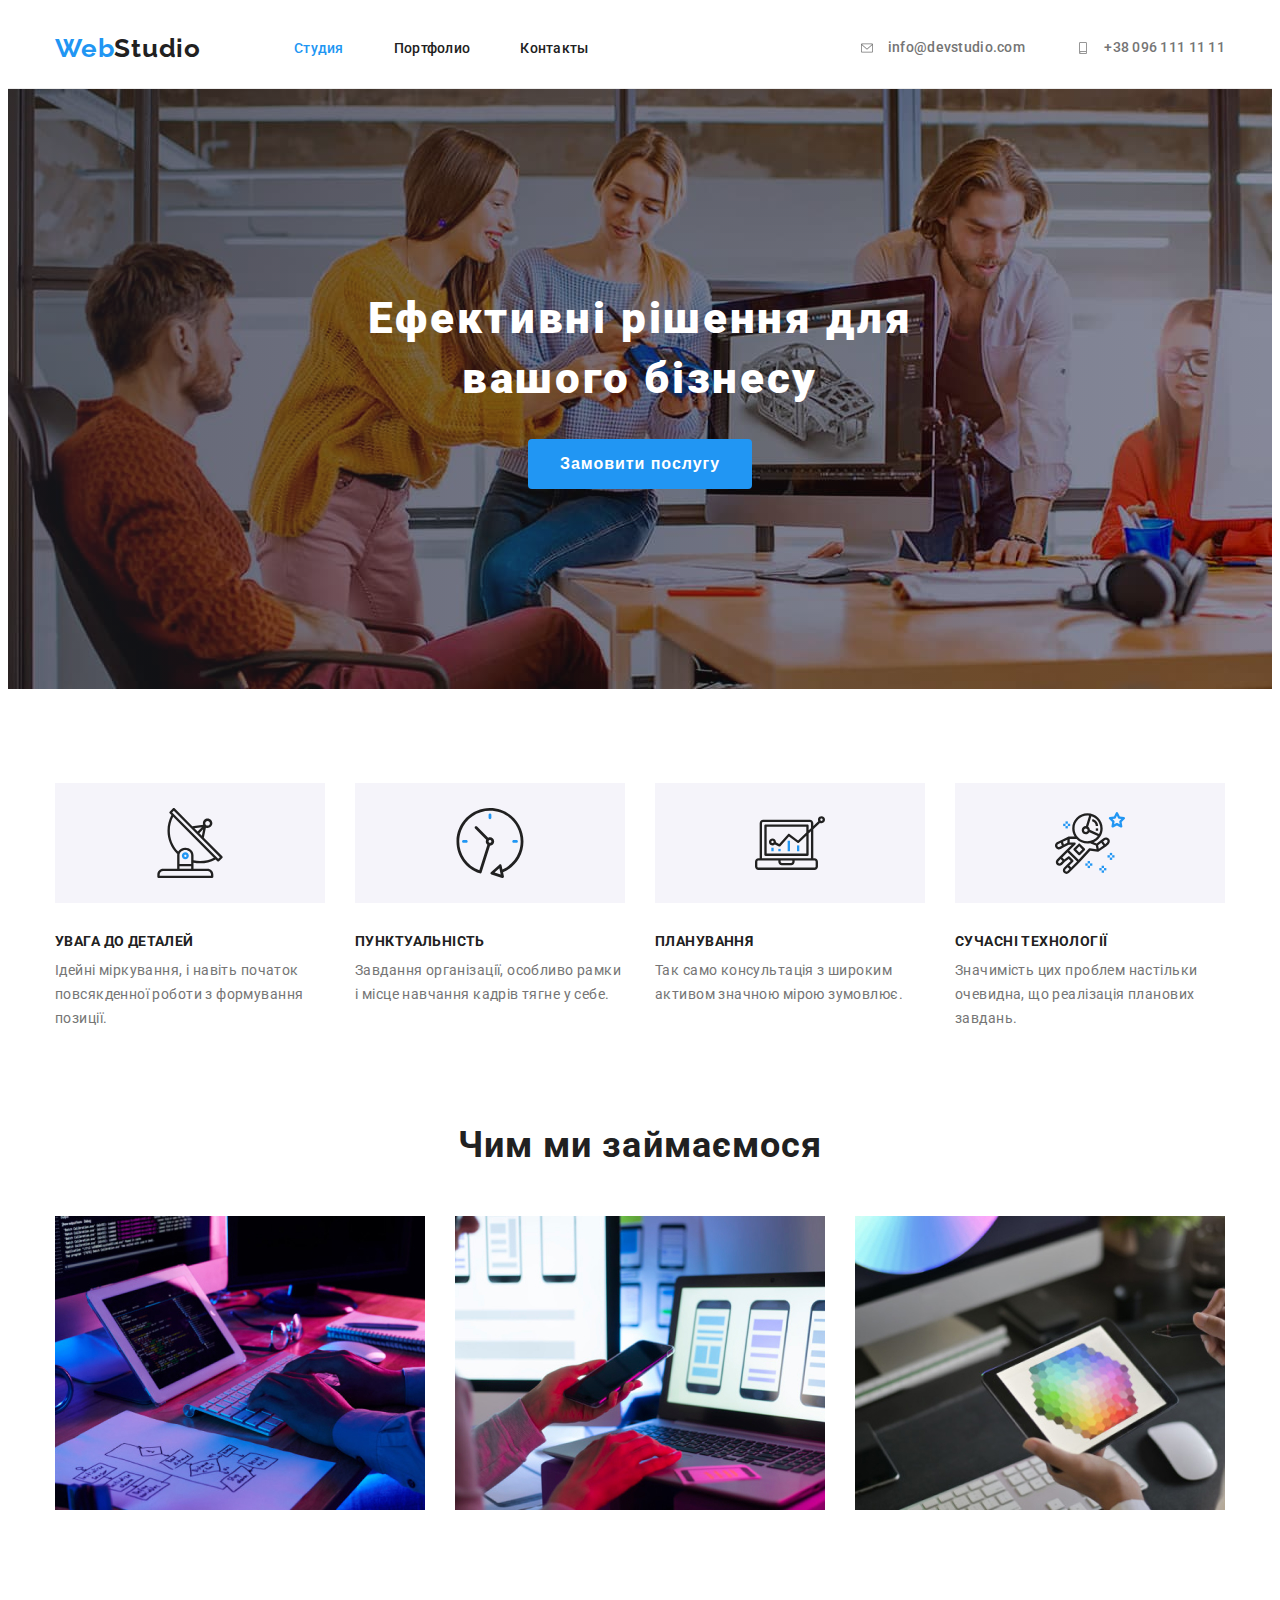
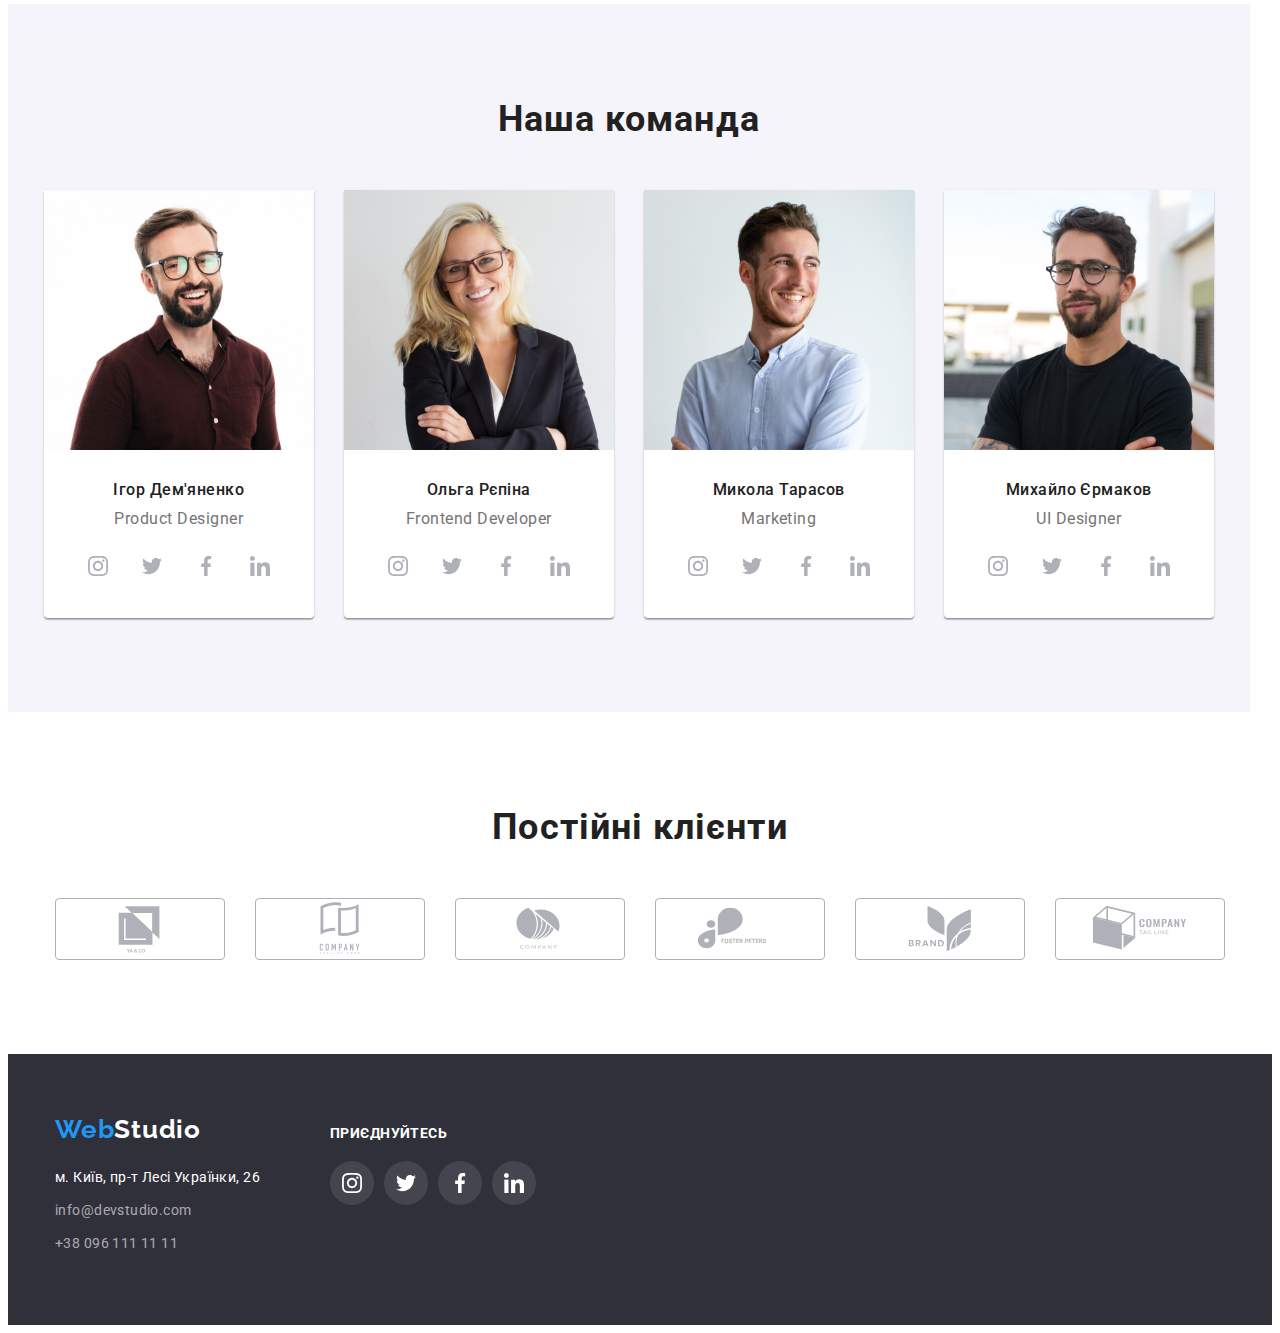
<file: index.html>
<!DOCTYPE html>
<html lang="en">
  <head>
    <meta charset="UTF-8" />
    <meta name="viewport" content="width=, initial-scale=1.0" />
    <title>Document</title>
    <link rel="preconnect" href="https://fonts.googleapis.com" />
    <link rel="preconnect" href="https://fonts.gstatic.com" crossorigin />
    <link
      href="https://fonts.googleapis.com/css2?family=Raleway:wght@700&family=Roboto:wght@400;500;700;900&display=swap"
      rel="stylesheet"
    />
    <link
      rel="stylesheet"
      href="https://cdnjs.cloudflare.com/ajax/libs/modern-normalize/2.0.0/modern-normalize.min.css"
      integrity="sha512-4xo8blKMVCiXpTaLzQSLSw3KFOVPWhm/TRtuPVc4WG6kUgjH6J03IBuG7JZPkcWMxJ5huwaBpOpnwYElP/m6wg=="
      crossorigin="anonymous"
      referrerpolicy="no-referrer"
    />
    <link rel="stylesheet" href="./css/styles.css" />
  </head>
  <body>
    <header class="header">
      <div class="header-container container">
        <!-- site nav -->
        <nav class="main-nav">
          <a class="logo link" href=""
            >Web<span class="header-logo">Studio</span></a
          >
          <ul class="site-nav list">
            <li class="site-nav-item">
              <a href="./index.html" class="site-nav-link link current"
                >Студия</a
              >
            </li>
            <li class="site-nav-item">
              <a href="./portfolio.html" class="site-nav-link link"
                >Портфолио</a
              >
            </li>
            <li class="site-nav-item">
              <a href="#" class="site-nav-link link">Контакты</a>
            </li>
          </ul>
        </nav>
        <!-- auth nav -->
        <ul class="auth-nav list">
          <li class="auth-nav-item">
            <a href="mailto:info@devstudio.com" class="auth-nav-link link">
              <svg class="header-icon">
                <use href="./images/icons.svg#icon-post-icon"></use>
              </svg>
              info@devstudio.com</a
            >
          </li>
          <li class="auth-nav-item">
            <a href="tel:380961111111" class="auth-nav-link link">
              <svg class="header-icon">
                <use href="./images/icons.svg#icon-smartphonephone-icon"></use>
              </svg>
              +38 096 111 11 11</a
            >
          </li>
        </ul>
      </div>
    </header>
    <main>
      <!-- Hero -->

      <section class="hero ">
        <div class="container box">
          <h1 class="hero-title">Ефективні рішення для<br />вашого бізнесу</h1>
          <button type="button" class="hero-button">Замовити послугу</button>
        </div>
      </section>

      <!--Особенности -->
      <section class="section features">
        <div class="container">
          <h2 hidden>Особенности</h2>
          <ul class="features-list list">
            <li class="features-item">
              <div class="features-icon-box">
                <svg class="features-icon">
                  <use href="./images/icons.svg#icon-antenna-1"></use>
                </svg>
              </div>
              <h3 class="features-title">УВАГА ДО ДЕТАЛЕЙ</h3>
              <p class="features-description">
                Ідейні міркування, і навіть початок повсякденної роботи з
                формування позиції.
              </p>
            </li>
            <li class="features-item">
              <div class="features-icon-box">
                <svg class="features-icon">
                  <use href="./images/icons.svg#icon-clock-1"></use>
                </svg>
              </div>
              <h3 class="features-title">ПУНКТУАЛЬНІСТЬ</h3>
              <p class="features-description">
                Завдання організації, особливо рамки і місце навчання кадрів
                тягне у себе.
              </p>
            </li>
            <li class="features-item">
              <div class="features-icon-box">
                <svg class="features-icon">
                  <use href="./images/icons.svg#icon-diagram-1"></use>
                </svg>
              </div>
              <h3 class="features-title">ПЛАНУВАННЯ</h3>
              <p class="features-description">
                Так само консультація з широким активом значною мірою зумовлює.
              </p>
            </li>
            <li class="features-item">
              <div class="features-icon-box">
                <svg class="features-icon">
                  <use href="./images/icons.svg#icon-astronaut-1"></use>
                </svg>
              </div>
              <h3 class="features-title">СУЧАСНІ ТЕХНОЛОГІЇ</h3>
              <p class="features-description">
                Значимість цих проблем настільки очевидна, що реалізація
                планових завдань.
              </p>
            </li>
          </ul>
        </div>
      </section>
      <section class="section work">
        <div class="container">
          <h2 class="section-title">Чим ми займаємося</h2>
          <ul class="work-list list">
            <li class="work-item">
              <img src="./images/box1.jpg" alt="working from PC" width="370" />
            </li>
            <li class="work-item">
              <img
                src="./images/box2.jpg"
                alt="working from laptop"
                width="370"
              />
            </li>
            <li class="work-item">
              <img
                src="./images/box3.jpg"
                alt="working from tablet"
                width="370"
              />
            </li>
          </ul>
        </div>
      </section>
      <!--Наша команда -->
      <section class="section team">
        <div class="container">
          <h2 class="section-title">Наша команда</h2>
          <ul class="team-list list">
            <li class="team-item">
              <img
                class="team-img"
                src="./images/imgqw.jpg"
                alt="Ігор Дем'яненко"
                width="270"
              />
              <div class="team-card">
                <h3 class="team-title-name">Ігор Дем'яненко</h3>
                <p class="team-title-descrirtion">Product Designer</p>

                <ul class="network-list list">
                  <li>
                    <a class="network-icon-box" target="_blank" href="">
                      <svg class="network-icons">
                        <use href="./images/icons.svg#icon-instagram-2"></use>
                      </svg>
                    </a>
                  </li>
                  <li>
                    <a class="network-icon-box" href="">
                      <svg class="network-icons">
                        <use href="./images/icons.svg#icon-twitter-1"></use>
                      </svg>
                    </a>
                  </li>
                  <li>
                    <a class="network-icon-box" href="">
                      <svg class="network-icons">
                        <use href="./images/icons.svg#icon-facebook-1"></use>
                      </svg>
                    </a>
                  </li>
                  <li>
                    <a class="network-icon-box" href="">
                      <svg class="network-icons">
                        <use href="./images/icons.svg#icon-linkedin-1"></use>
                      </svg>
                    </a>
                  </li>
                </ul>
              </div>
            </li>
            <li class="team-item">
              <img
                class="team-img"
                src="./images/imgwe.jpg"
                alt="Ольга Рєпіна"
                width="270"
              />
              <div class="team-card">
                <h3 class="team-title-name">Ольга Рєпіна</h3>
                <p class="team-title-descrirtion">Frontend Developer</p>
                <ul class="network-list list">
                  <li>
                    <a class="network-icon-box" target="_blank" href="">
                      <svg class="network-icons">
                        <use href="./images/icons.svg#icon-instagram-2"></use>
                      </svg>
                    </a>
                  </li>
                  <li>
                    <a class="network-icon-box" href="">
                      <svg class="network-icons">
                        <use href="./images/icons.svg#icon-twitter-1"></use>
                      </svg>
                    </a>
                  </li>
                  <li>
                    <a class="network-icon-box" href="">
                      <svg class="network-icons">
                        <use href="./images/icons.svg#icon-facebook-1"></use>
                      </svg>
                    </a>
                  </li>
                  <li>
                    <a class="network-icon-box" href="">
                      <svg class="network-icons">
                        <use href="./images/icons.svg#icon-linkedin-1"></use>
                      </svg>
                    </a>
                  </li>
                </ul>
              </div>
            </li>
            <li class="team-item">
              <img
                class="team-img"
                src="./images/imger.jpg"
                alt="Микола Тарасов"
                width="270"
              />
              <div class="team-card">
                <h3 class="team-title-name">Микола Тарасов</h3>
                <p class="team-title-descrirtion">Marketing</p>
                <ul class="network-list list">
                  <li>
                    <a class="network-icon-box" target="_blank" href="">
                      <svg class="network-icons">
                        <use href="./images/icons.svg#icon-instagram-2"></use>
                      </svg>
                    </a>
                  </li>
                  <li>
                    <a class="network-icon-box" href="">
                      <svg class="network-icons">
                        <use href="./images/icons.svg#icon-twitter-1"></use>
                      </svg>
                    </a>
                  </li>
                  <li>
                    <a class="network-icon-box" href="">
                      <svg class="network-icons">
                        <use href="./images/icons.svg#icon-facebook-1"></use>
                      </svg>
                    </a>
                  </li>
                  <li>
                    <a class="network-icon-box" href="">
                      <svg class="network-icons">
                        <use href="./images/icons.svg#icon-linkedin-1"></use>
                      </svg>
                    </a>
                  </li>
                </ul>
              </div>
            </li>
            <li class="team-item">
              <img
                class="team-img"
                src="./images/img.jpg"
                alt="Михайло Єрмаков"
                width="270"
              />
              <div class="team-card">
                <h3 class="team-title-name">Михайло Єрмаков</h3>
                <p class="team-title-descrirtion">UI Designer</p>
                <ul class="network-list list">
                  <li>
                    <a class="network-icon-box" target="_blank" href="">
                      <svg class="network-icons">
                        <use href="./images/icons.svg#icon-instagram-2"></use>
                      </svg>
                    </a>
                  </li>
                  <li>
                    <a class="network-icon-box" href="">
                      <svg class="network-icons">
                        <use href="./images/icons.svg#icon-twitter-1"></use>
                      </svg>
                    </a>
                  </li>
                  <li>
                    <a class="network-icon-box" href="">
                      <svg class="network-icons">
                        <use href="./images/icons.svg#icon-facebook-1"></use>
                      </svg>
                    </a>
                  </li>
                  <li>
                    <a class="network-icon-box" href="">
                      <svg class="network-icons">
                        <use href="./images/icons.svg#icon-linkedin-1"></use>
                      </svg>
                    </a>
                  </li>
                </ul>
              </div>
            </li>
          </ul>
        </div>
      </section>
      <section class="section container">
        <h2 class="section-title">Постійні клієнти</h2>
        <ul class="clients-list list">
          <li >
            <a class="clients-icon-box" href="">
              <svg class="clients-icon">
                <use 
                  href=".//images/logocompany-sprite.svg#icon-Logocompany1"
                ></use>
              </svg>
            </a>
          </li>
          <li>
            <a class="clients-icon-box"  href="">
              <svg class="clients-icon" >
                <use
                  href=".//images/logocompany-sprite.svg#icon-Logocompany2"
                ></use>
              </svg>
            </a>
          </li>
          <li>
            <a class="clients-icon-box"  href="">
              <svg class="clients-icon" >
                <use
                  href=".//images/logocompany-sprite.svg#icon-Logocompany3"
                ></use>
              </svg>
            </a>
          </li>
          <li>
            <a class="clients-icon-box"  href="">
              <svg class="clients-icon" >
                <use
                  href=".//images/logocompany-sprite.svg#icon-Logocompany4"
                ></use>
              </svg>
            </a>
          </li>
          <li>
            <a class="clients-icon-box"  href="">
              <svg class="clients-icon" >
                <use
                  href=".//images/logocompany-sprite.svg#icon-Logocompany5"
                ></use>
              </svg>
            </a>
          </li>
          <li>
            <a class="clients-icon-box"  href="">
              <svg class="clients-icon" >
                <use
                  href=".//images/logocompany-sprite.svg#icon-Logocompany6"
                ></use>
              </svg>
            </a>
          </li>
        </ul>
      </section>
    </main>
    <footer class="footer">
      <div class="footer-container container">
        <div class="footer-nav">
          <a href="#" class="link logo"
            >Web<span class="footer-logo">Studio</span></a
          >
          <address class="adress">
            <a href="https://maps.app.goo.gl/gnhoGFUmJj2kAUH79" class="link"
              >м. Київ, пр-т Лесі Українки, 26</a
            >
          </address>
          <ul class="footer-list list">
            <li>
              <a href="mailto:info@devstudio.com" class="contact link"
                >info@devstudio.com</a
              >
            </li>
            <li>
              <a href="tel:380961111111" class="contact link"
                >+38 096 111 11 11</a
              >
            </li>
          </ul>
        </div>
        <div class="footer-network">
          <h2 class="footer-network-title" >приєднуйтесь</h2>
          <ul class="footer-network-list list">
            <li>
              <a class="footer-icon-box" target="_blank" href="">
                <svg class="footer-icons">
                  <use href="./images/icons.svg#icon-instagram-2"></use>
                </svg>
              </a>
            </li>
            <li>
              <a class="footer-icon-box" href="">
                <svg class="footer-icons">
                  <use href="./images/icons.svg#icon-twitter-1"></use>
                </svg>
              </a>
            </li>
            <li>
              <a class="footer-icon-box" href="">
                <svg class="footer-icons">
                  <use href="./images/icons.svg#icon-facebook-1"></use>
                </svg>
              </a>
            </li>
            <li>
              <a class="footer-icon-box" href="">
                <svg class="footer-icons">
                  <use href="./images/icons.svg#icon-linkedin-1"></use>
                </svg>
              </a>
            </li>
          </ul>
        </div>
      </div>
    </footer>
  </body>
</html>
</file>
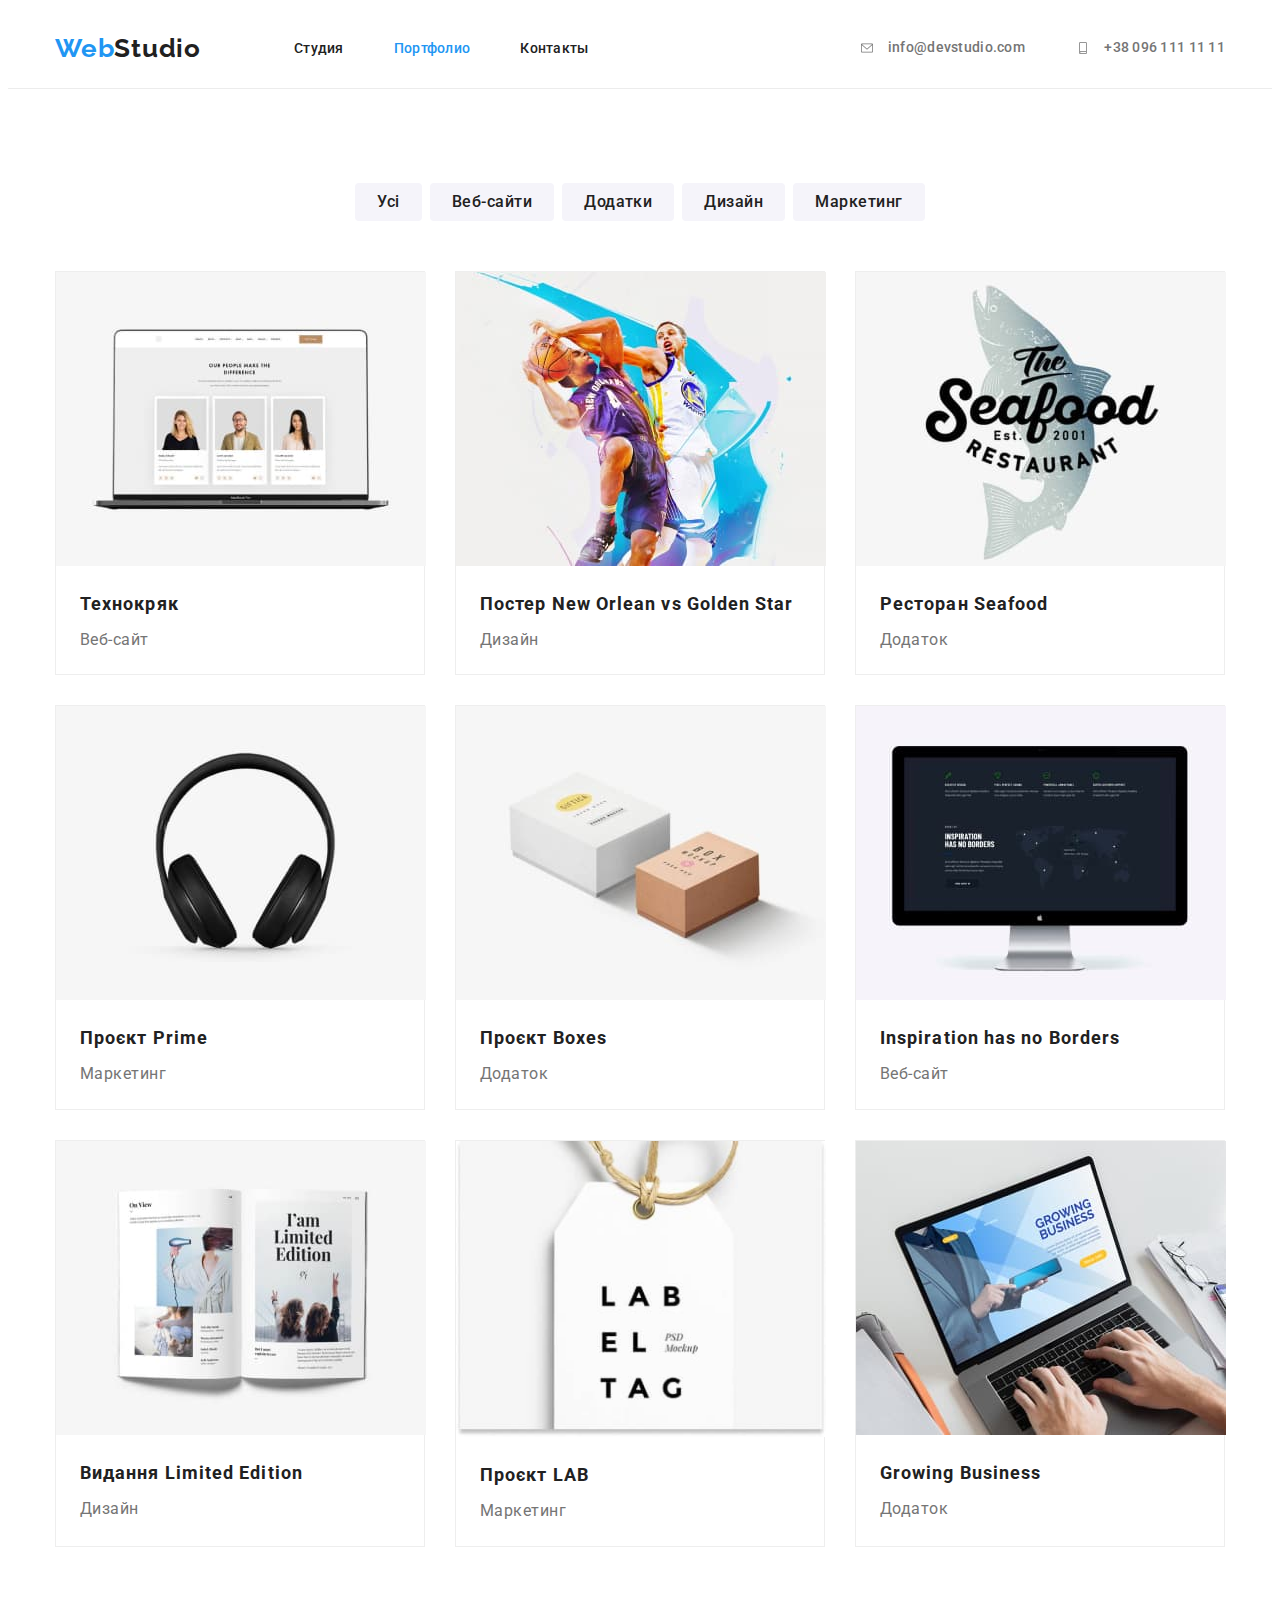
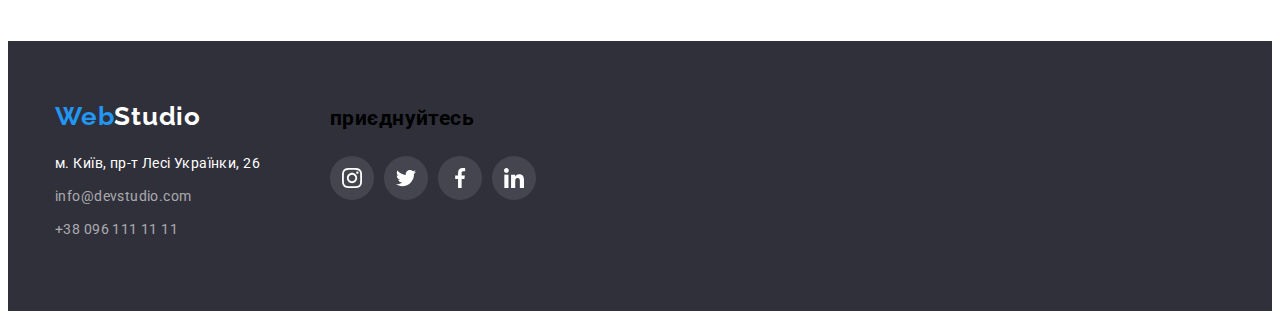
<file: portfolio.html>
<!DOCTYPE html>
<html lang="en">
  <head>
    <meta charset="UTF-8" />
    <meta name="viewport" content="width=\, initial-scale=1.0" />
    <title>Document</title>
    <link
      href="https://fonts.googleapis.com/css2?family=Raleway:wght@700&family=Roboto:wght@400;500;700;900&display=swap"
      rel="stylesheet"
    />
    <link
      rel="stylesheet"
      href="https://cdnjs.cloudflare.com/ajax/libs/modern-normalize/2.0.0/modern-normalize.min.css"
      integrity="sha512-4xo8blKMVCiXpTaLzQSLSw3KFOVPWhm/TRtuPVc4WG6kUgjH6J03IBuG7JZPkcWMxJ5huwaBpOpnwYElP/m6wg=="
      crossorigin="anonymous"
      referrerpolicy="no-referrer"
    />
    <link rel="stylesheet" href="./css/styles.css" />
  </head>
  <body>
    
      <header class="header ">
        <div class=" header-container container" >
        <!-- site nav -->
        <nav class="main-nav">
          <a class="logo link" href=""
            >Web<span class="header-logo">Studio</span></a
          >
          <ul class="site-nav list">
            <li class="site-nav-item">
              <a href="./index.html" class="site-nav-link link">Студия</a>
            </li>
            <li class="site-nav-item">
              <a href="./portfolio.html" class="site-nav-link link current"
                >Портфолио</a
              >
            </li>
            <li class="site-nav-item">
              <a href="#" class="site-nav-link link">Контакты</a>
            </li>
          </ul>
        </nav>
        <!-- auth nav -->
        <ul class="auth-nav list">
        <li class="auth-nav-item">
          <a href="mailto:info@devstudio.com" class="auth-nav-link link">
            <svg class="header-icon">
              <use href="./images/icons.svg#icon-post-icon"></use>
            </svg>
            info@devstudio.com</a
          >
        </li>
        <li class="auth-nav-item">
          <a href="tel:380961111111" class="auth-nav-link link">
            <svg class="header-icon">
              <use href="./images/icons.svg#icon-smartphonephone-icon"></use>
            </svg>
            +38 096 111 11 11</a
          >
        </li>
      </ul>
        </div>
      </header>
   

    <!-- site nav -->

    <main>
      <div class="container">
        <section class="section">
          <h1 hidden>Portfolio</h1>
          <ul class="portfolio-nav list">
            <li>
              <button type="button" class="portfolio-title-button">Усі</button>
            </li>
            <li>
              <button type="button" class="portfolio-title-button">
                Веб-сайти
              </button>
            </li>
            <li>
              <button type="button" class="portfolio-title-button">
                Додатки
              </button>
            </li>
            <li>
              <button type="button" class="portfolio-title-button">
                Дизайн
              </button>
            </li>
            <li>
              <button type="button" class="portfolio-title-button">
                Маркетинг
              </button>
            </li>
          </ul>

          <ul class="portfolio-list list">
            <li class="portfolio-item item">
              <img
                src="./images/imgteh.jpg"
                alt="Веб-сайт Технокряк"
                width="370"
              />
              <div class="portfolio-card">
                <h2 class="portfolio-title">Технокряк</h2>
                <p class="portfolio-description">Веб-сайт</p>
              </div>
            </li>
            <li class="portfolio-item item">
              <img
                src="./images/imgpos.jpg"
                alt="Дизайн Постера New Orlean vs Golden Star"
                width="370"
              />
              <div class="portfolio-card">
                <h2 class="portfolio-title">
                  Постер New Orlean vs Golden Star
                </h2>
                <p class="portfolio-description">Дизайн</p>
              </div>
            </li>
            <li class="portfolio-item item">
              <img
                src="./images/imgrest.jpg"
                alt="Додаток ресторана Seafood"
                width="370"
              />
              <div class="portfolio-card">
                <h2 class="portfolio-title">Ресторан Seafood</h2>
                <p class="portfolio-description">Додаток</p>
              </div>
            </li>
            <li class="portfolio-item item">
              <img
                src="./images/imgearph.jpg"
                alt="Маркетинг проєкта Prime"
                width="370"
              />
              <div class="portfolio-card">
                <h2 class="portfolio-title">Проєкт Prime</h2>
                <p class="portfolio-description">Маркетинг</p>
              </div>
            </li>
            <li class="portfolio-item item">
              <img
                src="./images/imgbox.jpg"
                alt="Додаток проєкта Boxes"
                width="370"
              />
              <div class="portfolio-card">
                <h2 class="portfolio-title">Проєкт Boxes</h2>
                <p class="portfolio-description">Додаток</p>
              </div>
            </li>
            <li class="portfolio-item item">
              <img
                src="./images/imgcomp.jpg"
                alt="Веб-сайт Inspiration has no Borders"
                width="370"
              />
              <div class="portfolio-card">
                <h2 class="portfolio-title">Inspiration has no Borders</h2>
                <p class="portfolio-description">Веб-сайт</p>
              </div>
            </li>
            <li class="portfolio-item item">
              <img
                src="./images/imgbook.jpg"
                alt="Дизайн видання Limited Edition"
                width="370"
              />
              <div class="portfolio-card">
                <h2 class="portfolio-title">Видання Limited Edition</h2>
                <p class="portfolio-description">Дизайн</p>
              </div>
            </li>
            <li class="portfolio-item item">
              <img
                src="./images/imglab.jpg"
                alt="Маркетинг проєкта LAB"
                width="370"
              />
              <div class="portfolio-card">
                <h2 class="portfolio-title">Проєкт LAB</h2>
                <p class="portfolio-description">Маркетинг</p>
              </div>
            </li>
            <li class="portfolio-item item">
              <img
                src="./images/imglaptop.jpg"
                alt="Додаток Growing Business"
                width="370"
              />
              <div class="portfolio-card">
                <h2 class="portfolio-title">Growing Business</h2>
                <p class="portfolio-description">Додаток</p>
              </div>
            </li>
          </ul>
        </section>
      </div>
    </main>
    <footer class="footer">
      <div class="footer-container container">
        <div class="footer-nav">
          <a href="#" class="link logo"
            >Web<span class="footer-logo">Studio</span></a
          >
          <address class="adress">
            <a href="https://maps.app.goo.gl/gnhoGFUmJj2kAUH79" class="link"
              >м. Київ, пр-т Лесі Українки, 26</a
            >
          </address>
          <ul class="footer-list list">
            <li>
              <a href="mailto:info@devstudio.com" class="contact link"
                >info@devstudio.com</a
              >
            </li>
            <li>
              <a href="tel:380961111111" class="contact link"
                >+38 096 111 11 11</a
              >
            </li>
          </ul>
        </div>
        <div class="footer-network">
          <h2>приєднуйтесь</h2>
          <ul class="footer-network-list list">
            <li>
              <a class="footer-icon-box" target="_blank" href="">
                <svg class="footer-icons">
                  <use href="./images/icons.svg#icon-instagram-2"></use>
                </svg>
              </a>
            </li>
            <li>
              <a class="footer-icon-box" href="">
                <svg class="footer-icons">
                  <use href="./images/icons.svg#icon-twitter-1"></use>
                </svg>
              </a>
            </li>
            <li>
              <a class="footer-icon-box" href="">
                <svg class="footer-icons">
                  <use href="./images/icons.svg#icon-facebook-1"></use>
                </svg>
              </a>
            </li>
            <li>
              <a class="footer-icon-box" href="">
                <svg class="footer-icons">
                  <use href="./images/icons.svg#icon-linkedin-1"></use>
                </svg>
              </a>
            </li>
          </ul>
        </div>
      </div>
    </footer>
  </body>
</html>
</file>
<file: css/styles.css>
/* цвет основного текста  */  
   /* #757575  */
/* цвет вторичного текста  */
/* #212121; */
/* акцент  */ 
/* #2196F3  */
/* цвет адресса футтера */
/* rgba( 0, 0, 0, 0.6 ) */
:root {
    --main-color: #757575;
    --accent-color: #2196F3;
    --secondary-color: #212121;
    --adress-footer-color: rgba( 255, 255, 255, 0.6 ); 
    --main-white-color: #FFFFFF;
}
html {
    box-sizing: border-box;
}

* ,
*::after,
*::before {
    box-sizing: border-box;
}

h1 ,h2, h3, h4, h5, p, ul {
margin-top: 0px;
margin-bottom: 0px;
}
.list {
    list-style: none;
    padding: 0px;

}
.link {
    text-decoration: none;
    font-style: normal;
}
body {
    background-color:#FFFFFF;
    
    font-family: Roboto,sans-serif ;
    font-size: 14px;
    font-weight: 400;
    line-height: 1.7;
    letter-spacing: 0.42px;
    }
   nav {
    font-size: 14px;
    font-weight: 500;
    line-height: 1.7;
    letter-spacing: 0.28px;
   }
   .header-container{
    display: flex;
    align-items: center;
    width: 1600px;
    
   }
   .header{
    margin: 0 auto;
    max-width: 1600px;
    border-bottom: 1px solid #ECECEC;
   }
   
    /* container */
    .container {
        margin-left: auto;
        margin-right: auto;
        width: 1200px;
        padding-left: 15px;
        padding-right: 15px;
    }
/* SECTION */
.section {
    padding-top: 94px;
    padding-bottom: 94px;
}

.logo{
    color: var(--secondary-color);

    font-family: Raleway, sans-serif;
    font-size: 26px;
    font-weight: 700;
    line-height: normal;
    letter-spacing: 0.78px; 
    outline: none;

}
img{
    display: block;
}

/* site nav */
.main-nav{
    display: flex;
    align-items: center;

}

.site-nav{
    display: flex;
    margin-left: 93px;
    
    letter-spacing: 0.28px;
    font-size: 14px;
    font-style: normal;
    font-weight: 500;
    line-height: normal;
}
.site-nav >.site-nav-item{
    margin-right: 50px;
}
.site-nav .site-nav-item:last-child{
    margin-right: 0;
}
.site-nav-link{
    display: block;
    color: var(--secondary-color);

    padding-top: 32px;
    padding-bottom: 32px;
}
.site-nav-link:hover,
.site-nav-link:focus {
 color: var(--accent-color);
outline: none;
}

.current {
    color: var(--accent-color);
}
/* auth-nav */
.auth-nav{
    display: flex;
    margin-left: auto;
    gap: 50px;
}
.header-icon{
    width: 16px;
    height: 12px;
    fill: currentColor;
    vertical-align: middle;
    margin-right: 10px;
}

.auth-nav-link:hover, 
.auth-nav-link:focus {
color: var(--accent-color);
outline: none;
}
.auth-nav-link {
    color: var(--main-color);

     letter-spacing: 0.28px;
    font-size: 14px;
    font-style: normal;
    font-weight: 500;
    line-height: normal;

    padding-top: 32px;
    padding-bottom: 32px;

}

/* hero */
.hero-title{
    display: inline-block;

    color: #FFFFFF;

    text-align: center;
    font-family: Roboto;
    font-size: 44px;
    font-weight: 900;
    line-height: 1.36;
    letter-spacing: 2.64px; 

    
    margin-bottom: 30px;


}
.hero{
    text-align: center;
    padding: 200px  0px;
    background-color: rgba(47, 48, 58, 0.40);

    max-width: 1600px;
    height: 600px;
    background-image: linear-gradient(to right, rgba(47, 48, 58, 0.40), rgba(47, 48, 58, 0)),
    url(../images/Imghero.jpg);
    margin-left: auto;
    margin-right: auto;
}

/* Особенности */
.features {
    font-size: 14px;
    font-style: normal;
    font-weight: 700;
    line-height: normal;
    letter-spacing: 0.42px;
}

.features-list{
    display: flex;
    gap: 30px;
}

.features-item{
    width: 270px;
    margin-left: 0;
    margin-right: 0;
}
.features-icon-box{
display: flex;
justify-content: center;
align-items: center;

background-color: #F5F4FA;
height: 120px;
margin-bottom: 30px;
}
.features-icon{
    width: 70px;
    height: 70px;
}


.features .features-title{
    color: var(--secondary-color);

    font-size: 14px;
    font-style: normal;
    font-weight: 700;
    line-height: normal;
    letter-spacing: 0.42px;
}
.features-description{
    color: var(--main-color);

    font-size: 14px;
    font-weight: 400;
    line-height: 1.7;
    letter-spacing: 0.42px;

    margin-top: 10px;

}

/* Work */
.work-list{
    display: flex;
    gap: 30px;
}



/* наша команада */
.section .section-title {
    color: var(--secondary-color);

    text-align: center;
    font-size: 36px;
    font-weight: 700;
    line-height: normal;
    letter-spacing: 1.08px;

    margin-bottom: 50px;
}

.team-title-name{
    color: var(--secondary-color);
    
    font-size: 16px;
    font-weight: 500;
    line-height: normal;
    letter-spacing: 0.48px;

    margin-bottom: 10px;
}
.team-title-descrirtion{
    color: var(--main-color);

    font-size: 16px;
    font-style: normal;
    font-weight: 400;
    line-height: normal;
    letter-spacing: 0.48px;
}
.work{
    padding-top: 0px;
}
.team{
    background-color: #F5F4FA ;
    width: calc(100% - 90px / 4);
}
.team-item{
    background-color: var(--main-white-color);
    border-radius: 0px 0px 4px 4px;
    box-shadow: 0px 2px 1px 0px rgba(0, 0, 0, 0.20), 0px 1px 1px 0px rgba(0, 0, 0, 0.14), 0px 1px 3px 0px rgba(0, 0, 0, 0.12);
}

.team-list{
    display: flex;
    gap: 30px;
}

.team-card{
    padding: 30px 0;
    text-align: center;
}

.network-list {
    display: flex;
    gap: 10px;
    justify-content: center;
    align-items: center;
    margin-top: 16px;
}

.network-icon-box{
    display:flex ;
    justify-content: center;
    align-items: center;
    color: #AFB1B8;
    width: 44px;
    height: 44px;
    border-radius: 50%;
}
.network-icon-box:hover,
.network-icon-box:focus{
    background-color: var(--accent-color);
    color: var(--main-white-color);
    outline: none;
}

.network-icons{
    width: 20px;
    height: 20px; 
    fill: currentColor;   
}
/* CLIENTS */
.clients-list{
    display: flex;
    flex-wrap: nowrap;
    gap: 30px;
}

.clients-icon-box{
    display: flex;
    justify-content: center;
    align-items: center;
    width: 170px;
    border-radius: 4px;
    border: 1px solid #AFB1B8;
    color: #AFB1B8 ;
    
    
}
.clients-icon-box:hover ,
.clients-icon-box:focus{
color: var(--accent-color);
border-color: var(--accent-color);
outline: none;
}
.clients-icon{
    width: 106px;
    height: 60px;
    fill:currentColor;
}

/* footer */
.footer{
    max-width: 1600px;
    margin-left: auto;
    margin-right: auto;
    padding: 60px 0;
    background-color: #2F303A
}
.footer-container{
    display: flex;
    align-items: baseline;
}
.footer-nav{
    margin-right: 70px;
}
.footer-network-title{
    color: var(--main-white-color);
    font-size: 14px;
    font-weight: 700;
    line-height: normal;
    text-transform: uppercase;

}
.footer-list{
    margin-bottom: 9px;
    display: flex;
    flex-direction: column;
    gap: 9px;
}

.adress{
    margin-bottom: 9px;
    margin-top: 20px;
}
.adress .link{
    color: #FFFFFF;
}
.footer .contact{
    color: var(--adress-footer-color)
} 
.footer .footer-logo{
color: #FFFFFF;

}
.footer .footer-accent{
    color: #2196F3;
}
.footer-network-list{
display: flex;
margin-top: 20px;
margin-right: auto;
gap: 10px;
}
.footer-icon-box{
    display: flex;
    justify-content: center;
    align-items: center;
    width: 44px;
    height: 44px;
    border-radius: 50%;
    background-color: rgba(255, 255, 255, 0.10);
    color: var(--main-white-color);
}
.footer-icons{
width: 20px;
height: 20px;
fill: currentColor;
}
.footer-icon-box:hover ,
.footer-icon-box:focus{
    background-color: var(--accent-color);
}
/* button */
.button{
    display: block;


    color: #212121;
    background-color: #FFFFFF;

    text-align: center;
    font-size: 16px;
    font-weight: 700;
    line-height: 1.9;
    letter-spacing: 0.96px;
    
    border-radius: 4px ;
    padding: 10px 32px;

    margin: 0 auto;
    min-width: 216px;
    height: 50px;

    cursor: pointer;
}
.hero-button{
   display: block;
    color: #FFFFFF;
    background-color: #2196F3;
    border: 0;
    
    text-align: center;
    font-size: 16px;
    font-weight: 700;
    line-height: 1.9;
    letter-spacing: 0.96px;
    
    border-radius: 4px ;
    padding: 10px 32px;

    margin: 0 auto;
    min-width: 216px;
    height: 50px;

    cursor: pointer;
    outline: none;
}

/* logo */
.logo {
   color: var(--accent-color);
}
.header-logo {
    color: var(--secondary-color);
}
.footer-logo {
    color: #FFFFFF;
}

/* Portfolio page */
.portfolio-nav{
    display: flex;
    justify-content: center ;
    gap: 8px;
}



.portfolio-list {
    display: flex;
    flex-wrap: wrap;
    margin-top: 50px;
    gap: 30px;
}
.portfolio-item{
    border: 1px solid #EEE;
    width: 370px;
}

.portfolio-item:hover{
    box-shadow: 1px 4px 6px 0px rgba(0, 0, 0, 0.16), 0px 4px 4px 0px rgba(0, 0, 0, 0.06), 0px 1px 1px 0px rgba(0, 0, 0, 0.12);
}


.portfolio-title{
    font-size: 18px;
    font-style: normal;
    font-weight: 700;
    line-height: 2;
    letter-spacing: 1.08px;
}
.portfolio-description{
    color: var(--main-color);

    font-size: 16px;
    font-style: normal;
    font-weight: 400;
    line-height: 1.8;
    letter-spacing: 0.48px;
}

.portfolio-title-button {
    color: var(--secondary-color);
    background: #F5F4FA;
    border-radius: 4px ;
    border: 0px; 
    cursor: pointer;

    text-align: center;
    font-family: Roboto;
    font-size: 16px;
    font-style: normal;
    font-weight: 500;
    line-height: 1.6;
    letter-spacing: 0.48px;

    display: block;

    padding: 6px 22px;


}
.portfolio-title-button:hover ,
.portfolio-title-button:focus {
    color: var(--main-white-color);
    background: var(--accent-color);
    box-shadow: 0px 2px 2px 0px rgba(0, 0, 0, 0.12), 0px 1px 2px 0px rgba(0, 0, 0, 0.08), 0px 3px 1px 0px rgba(0, 0, 0, 0.10);
}
.portfolio-title {
    color: var(--secondary-color);

    font-size: 18px;
    font-style: normal;
    font-weight: 700;
    line-height: 2;
    letter-spacing: 1.08px;
    
}
.portfolio-description {
    color: var(--main-color);

    font-size: 16px;
    font-style: normal;
    font-weight: 400;
    line-height: 1.8;
    letter-spacing: 0.48px;

    margin-top: 4px;
}
.portfolio-card{
    padding: 20px 24px;
}
</file>
